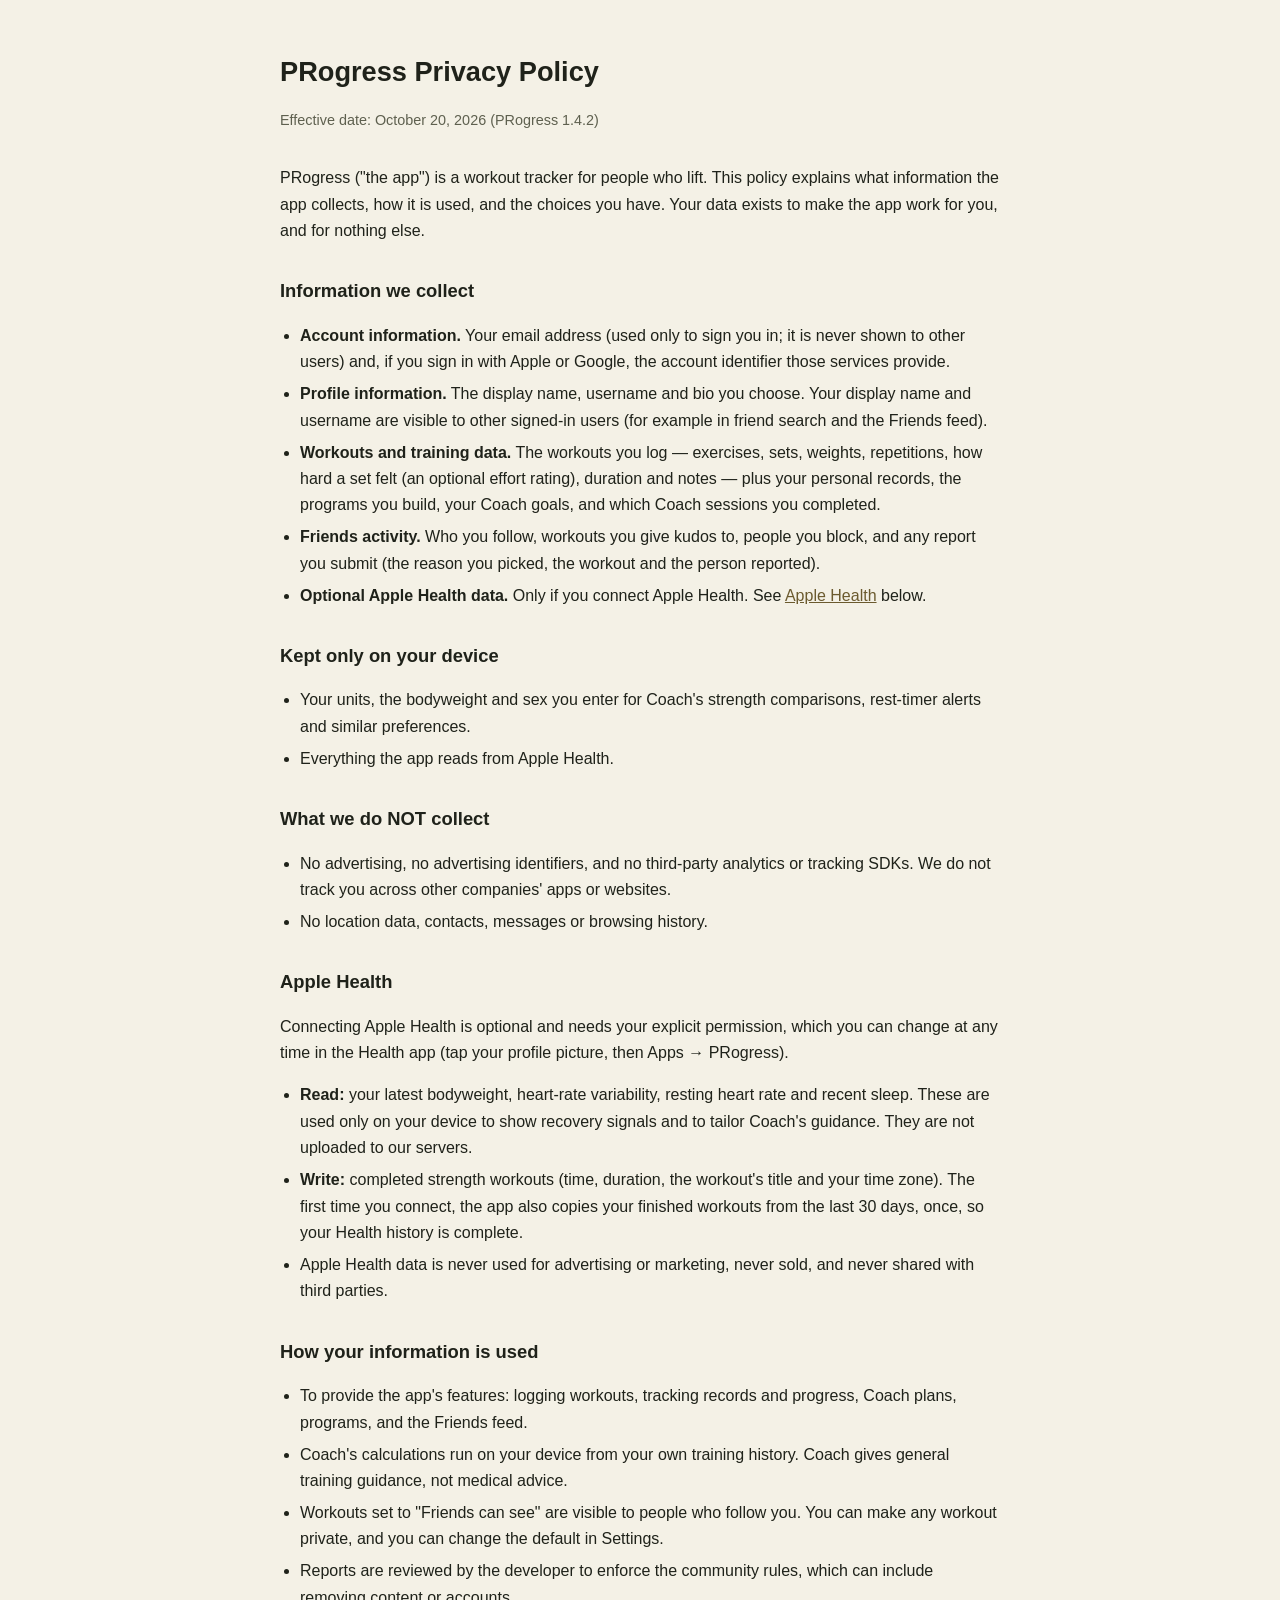
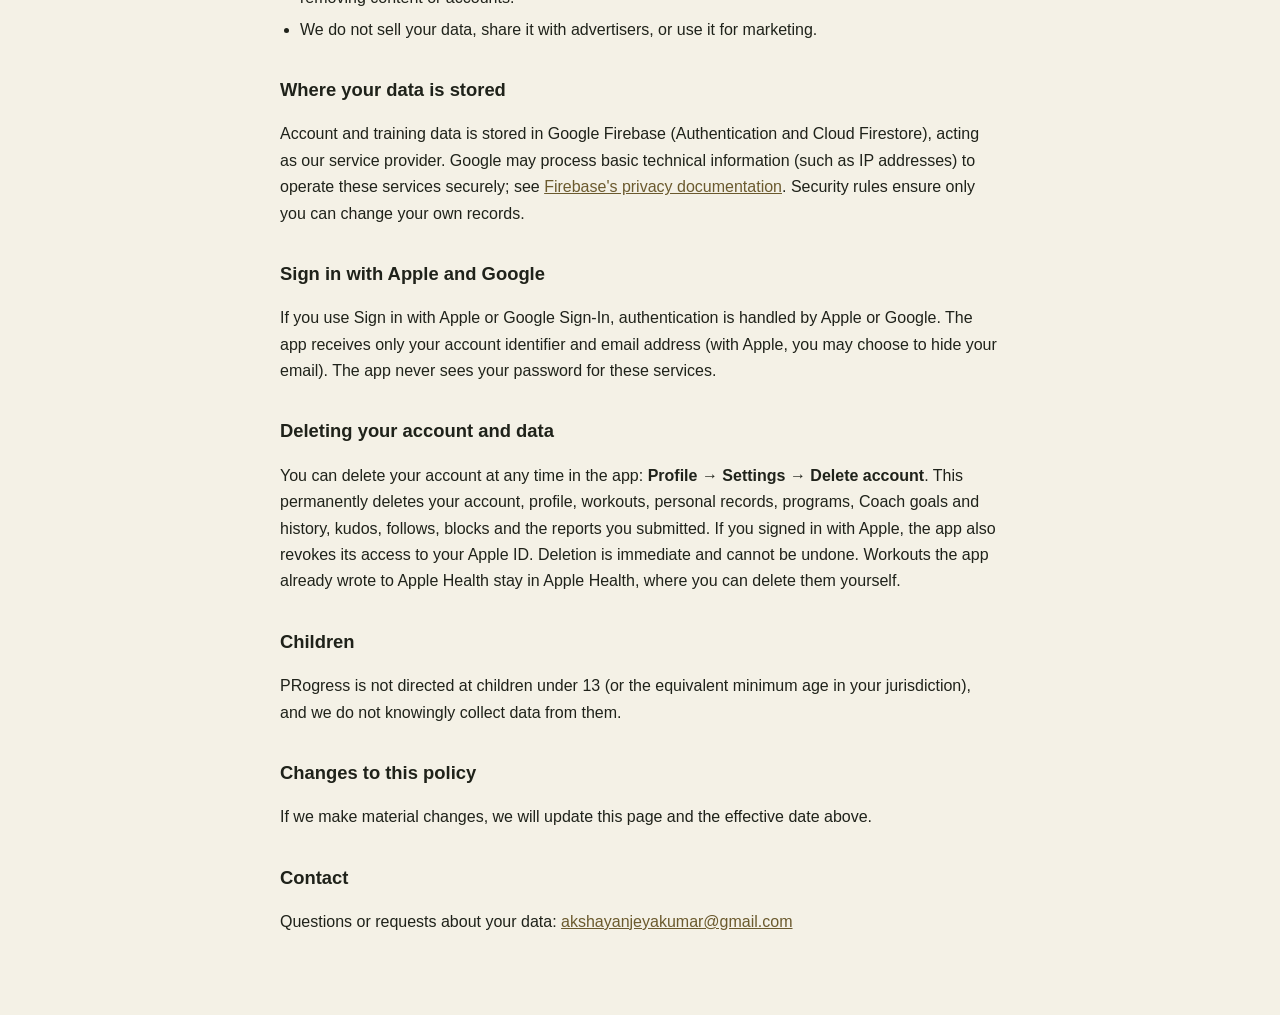
<file: index.html>
<!DOCTYPE html>
<html lang="en">
<head>
<meta charset="utf-8">
<meta name="viewport" content="width=device-width, initial-scale=1">
<title>PRogress — Privacy Policy</title>
<style>
  :root { color-scheme: light dark; }
  body {
    font-family: -apple-system, BlinkMacSystemFont, "SF Pro Text", "Segoe UI", Roboto, Helvetica, Arial, sans-serif;
    max-width: 720px; margin: 0 auto; padding: 2rem 1.25rem 4rem;
    line-height: 1.65; color: #1F221A; background: #F4F1E6;
  }
  a { color: #6B5A2E; }
  @media (prefers-color-scheme: dark) {
    body { color: #EEF0E5; background: #1F211A; }
    a { color: #D8C9A2; }
    .updated { color: #A4A694; }
  }
  h1 { font-size: 1.7rem; margin-bottom: 0.25rem; }
  h2 { font-size: 1.15rem; margin-top: 2rem; }
  .updated { color: #5E604F; font-size: 0.9rem; margin-bottom: 2rem; }
  ul { padding-left: 1.25rem; }
  li { margin: 0.35rem 0; }
</style>
</head>
<body>

<h1>PRogress Privacy Policy</h1>
<p class="updated">Effective date: October 20, 2026 (PRogress 1.4.2)</p>

<p>PRogress ("the app") is a workout tracker for people who lift. This policy
explains what information the app collects, how it is used, and the choices you
have. Your data exists to make the app work for you, and for nothing else.</p>

<h2>Information we collect</h2>
<ul>
  <li><strong>Account information.</strong> Your email address (used only to
  sign you in; it is never shown to other users) and, if you sign in with Apple
  or Google, the account identifier those services provide.</li>
  <li><strong>Profile information.</strong> The display name, username and bio
  you choose. Your display name and username are visible to other signed-in
  users (for example in friend search and the Friends feed).</li>
  <li><strong>Workouts and training data.</strong> The workouts you log —
  exercises, sets, weights, repetitions, how hard a set felt (an optional
  effort rating), duration and notes — plus your personal records, the
  programs you build, your Coach goals, and which Coach sessions you
  completed.</li>
  <li><strong>Friends activity.</strong> Who you follow, workouts you give
  kudos to, people you block, and any report you submit (the reason you
  picked, the workout and the person reported).</li>
  <li><strong>Optional Apple Health data.</strong> Only if you connect Apple
  Health. See <a href="#apple-health">Apple Health</a> below.</li>
</ul>

<h2>Kept only on your device</h2>
<ul>
  <li>Your units, the bodyweight and sex you enter for Coach's strength
  comparisons, rest-timer alerts and similar preferences.</li>
  <li>Everything the app reads from Apple Health.</li>
</ul>

<h2>What we do NOT collect</h2>
<ul>
  <li>No advertising, no advertising identifiers, and no third-party analytics
  or tracking SDKs. We do not track you across other companies' apps or
  websites.</li>
  <li>No location data, contacts, messages or browsing history.</li>
</ul>

<h2 id="apple-health">Apple Health</h2>
<p>Connecting Apple Health is optional and needs your explicit permission,
which you can change at any time in the Health app (tap your profile picture,
then Apps → PRogress).</p>
<ul>
  <li><strong>Read:</strong> your latest bodyweight, heart-rate variability,
  resting heart rate and recent sleep. These are used only on your device to
  show recovery signals and to tailor Coach's guidance. They are not uploaded
  to our servers.</li>
  <li><strong>Write:</strong> completed strength workouts (time, duration,
  the workout's title and your time zone). The first time you connect, the app
  also copies your finished workouts from the last 30 days, once, so your
  Health history is complete.</li>
  <li>Apple Health data is never used for advertising or marketing, never sold,
  and never shared with third parties.</li>
</ul>

<h2>How your information is used</h2>
<ul>
  <li>To provide the app's features: logging workouts, tracking records and
  progress, Coach plans, programs, and the Friends feed.</li>
  <li>Coach's calculations run on your device from your own training
  history. Coach gives general training guidance, not medical advice.</li>
  <li>Workouts set to "Friends can see" are visible to people who follow you.
  You can make any workout private, and you can change the default in
  Settings.</li>
  <li>Reports are reviewed by the developer to enforce the community rules,
  which can include removing content or accounts.</li>
  <li>We do not sell your data, share it with advertisers, or use it for
  marketing.</li>
</ul>

<h2>Where your data is stored</h2>
<p>Account and training data is stored in Google Firebase (Authentication and
Cloud Firestore), acting as our service provider. Google may process basic
technical information (such as IP addresses) to operate these services
securely; see <a href="https://firebase.google.com/support/privacy">Firebase's
privacy documentation</a>. Security rules ensure only you can change your own
records.</p>

<h2>Sign in with Apple and Google</h2>
<p>If you use Sign in with Apple or Google Sign-In, authentication is handled
by Apple or Google. The app receives only your account identifier and email
address (with Apple, you may choose to hide your email). The app never sees
your password for these services.</p>

<h2>Deleting your account and data</h2>
<p>You can delete your account at any time in the app: <strong>Profile →
Settings → Delete account</strong>. This permanently deletes your account,
profile, workouts, personal records, programs, Coach goals and history,
kudos, follows, blocks and the reports you submitted. If you signed in with
Apple, the app also revokes its access to your Apple ID. Deletion is immediate
and cannot be undone. Workouts the app already wrote to Apple Health stay in
Apple Health, where you can delete them yourself.</p>

<h2>Children</h2>
<p>PRogress is not directed at children under 13 (or the equivalent minimum age
in your jurisdiction), and we do not knowingly collect data from them.</p>

<h2>Changes to this policy</h2>
<p>If we make material changes, we will update this page and the effective date
above.</p>

<h2>Contact</h2>
<p>Questions or requests about your data:
<a href="mailto:akshayanjeyakumar@gmail.com">akshayanjeyakumar@gmail.com</a></p>

</body>
</html>
</file>
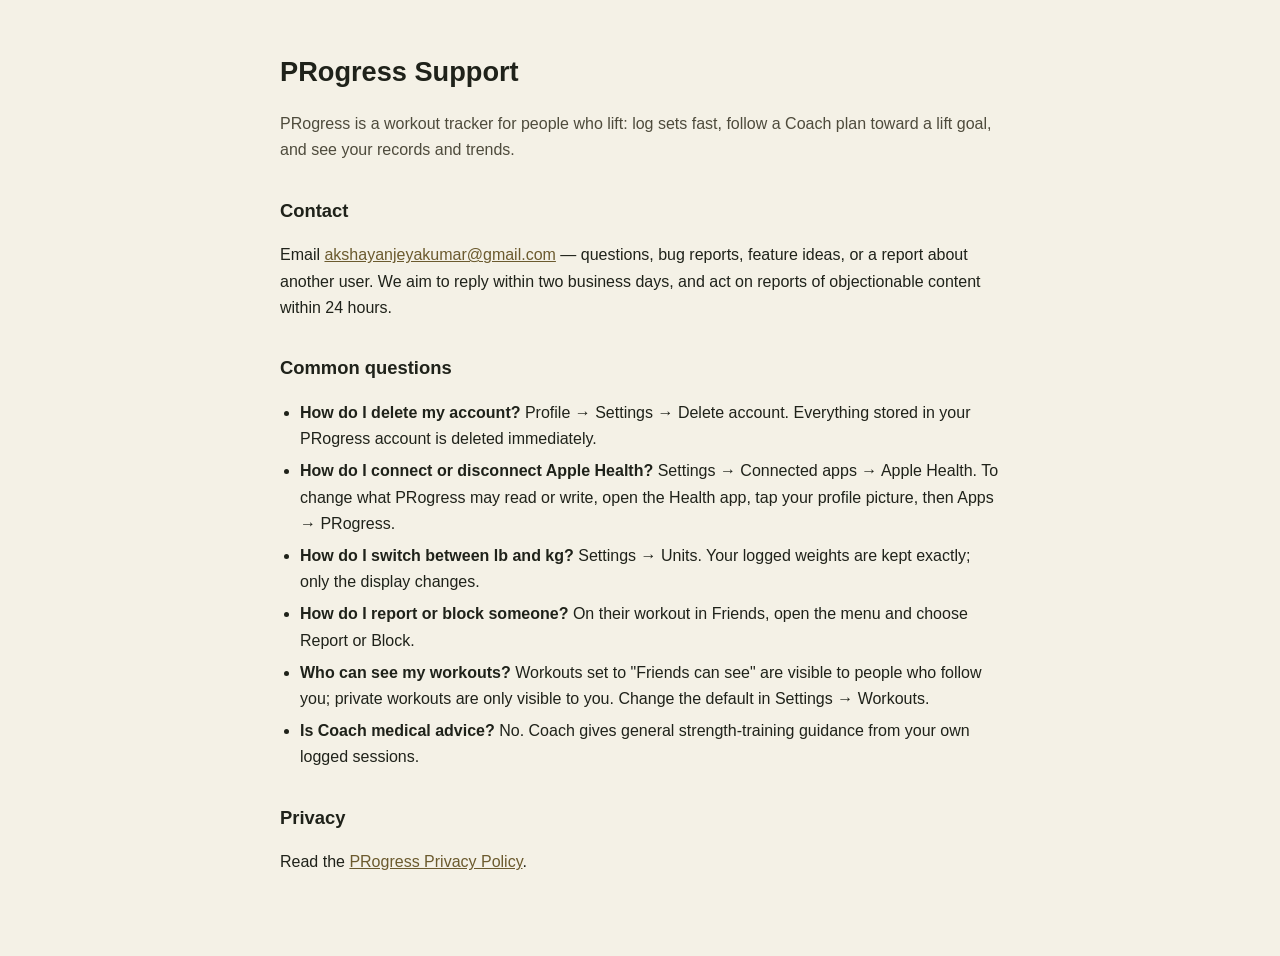
<file: support.html>
<!DOCTYPE html>
<html lang="en">
<head>
<meta charset="utf-8">
<meta name="viewport" content="width=device-width, initial-scale=1">
<title>PRogress — Support</title>
<style>
  :root { color-scheme: light dark; }
  body {
    font-family: -apple-system, BlinkMacSystemFont, "SF Pro Text", "Segoe UI", Roboto, Helvetica, Arial, sans-serif;
    max-width: 720px; margin: 0 auto; padding: 2rem 1.25rem 4rem;
    line-height: 1.65; color: #1F221A; background: #F4F1E6;
  }
  a { color: #6B5A2E; }
  @media (prefers-color-scheme: dark) {
    body { color: #EEF0E5; background: #1F211A; }
    a { color: #D8C9A2; }
    .lede { color: #CDCFBF; }
  }
  h1 { font-size: 1.7rem; margin-bottom: 0.25rem; }
  h2 { font-size: 1.15rem; margin-top: 2rem; }
  .lede { color: #4E4B3C; }
  ul { padding-left: 1.25rem; }
  li { margin: 0.35rem 0; }
</style>
</head>
<body>

<h1>PRogress Support</h1>
<p class="lede">PRogress is a workout tracker for people who lift: log sets
fast, follow a Coach plan toward a lift goal, and see your records and trends.</p>

<h2>Contact</h2>
<p>Email <a href="mailto:akshayanjeyakumar@gmail.com?subject=PRogress%20support">akshayanjeyakumar@gmail.com</a>
— questions, bug reports, feature ideas, or a report about another user. We aim
to reply within two business days, and act on reports of objectionable content
within 24 hours.</p>

<h2>Common questions</h2>
<ul>
  <li><strong>How do I delete my account?</strong> Profile → Settings → Delete
  account. Everything stored in your PRogress account is deleted immediately.</li>
  <li><strong>How do I connect or disconnect Apple Health?</strong> Settings →
  Connected apps → Apple Health. To change what PRogress may read or write, open
  the Health app, tap your profile picture, then Apps → PRogress.</li>
  <li><strong>How do I switch between lb and kg?</strong> Settings → Units. Your
  logged weights are kept exactly; only the display changes.</li>
  <li><strong>How do I report or block someone?</strong> On their workout in
  Friends, open the menu and choose Report or Block.</li>
  <li><strong>Who can see my workouts?</strong> Workouts set to "Friends can
  see" are visible to people who follow you; private workouts are only visible
  to you. Change the default in Settings → Workouts.</li>
  <li><strong>Is Coach medical advice?</strong> No. Coach gives general
  strength-training guidance from your own logged sessions.</li>
</ul>

<h2>Privacy</h2>
<p>Read the <a href="./">PRogress Privacy Policy</a>.</p>

</body>
</html>
</file>
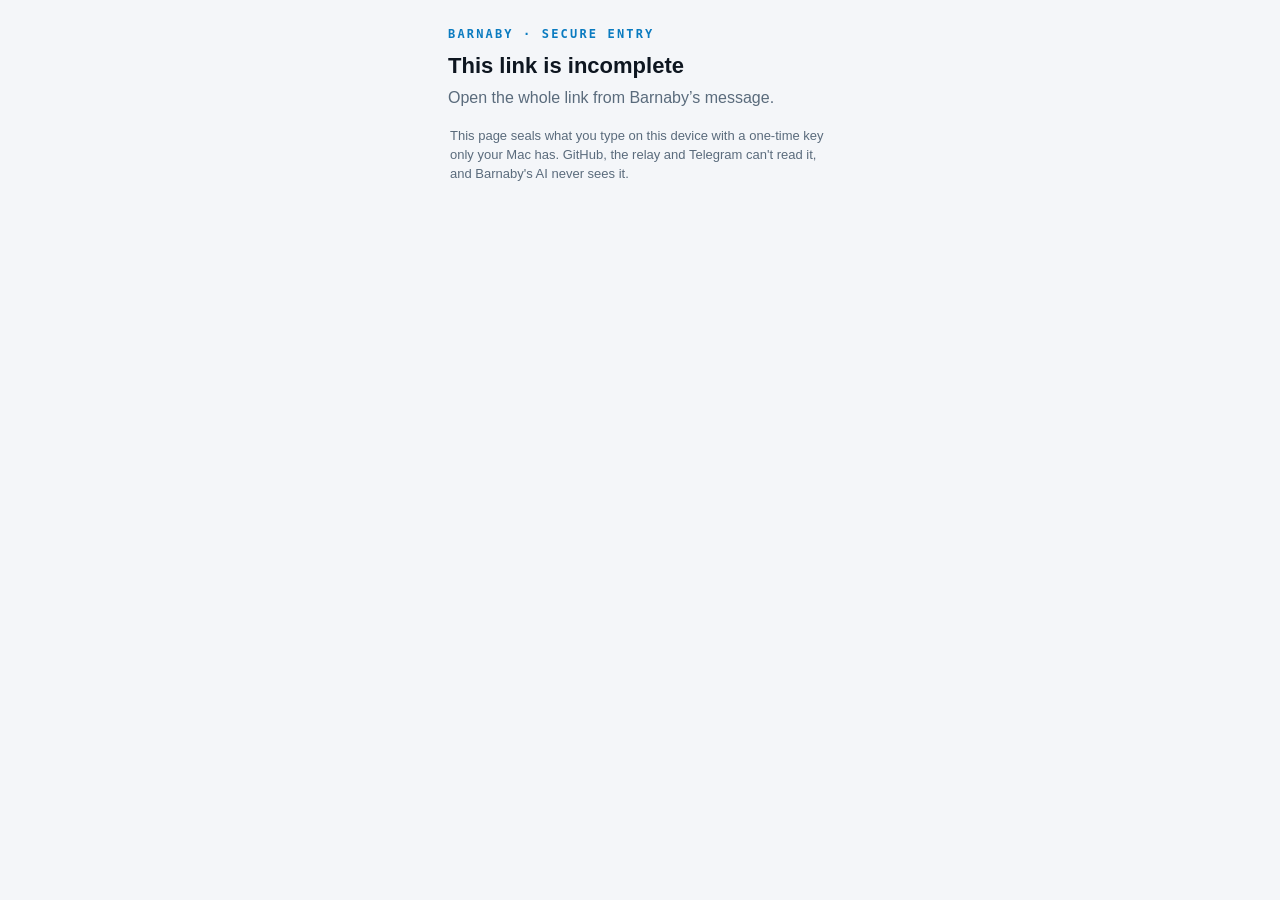
<file: barnaby/enter.html>
<!doctype html>
<html lang="en">
<head>
<meta charset="utf-8">
<meta name="viewport" content="width=device-width, initial-scale=1, viewport-fit=cover">
<meta http-equiv="Content-Security-Policy" content="default-src 'none'; script-src 'sha256-2dul0OeGBs8kZ0DOvpkzgdYx6fTYBCg8p3yYQPBd+xQ='; style-src 'sha256-YH8Hc8e5OuKjT+vMZCGMP8+qYF3huoVjfufnNhPhfu0='; connect-src https://ntfy.sh; img-src data:; base-uri 'none'; form-action 'none'">
<meta name="referrer" content="no-referrer">
<meta name="robots" content="noindex, nofollow">
<meta name="color-scheme" content="dark light">
<title>Barnaby · secure entry</title>
<style>
:root { --bg: #0b0f14; --panel: #131a22; --line: #243140; --text: #e8eef5; --dim: #8fa1b3; --ion: #5cc8ff; --brass: #d9a84e; --bad: #ff6b6b; --ok: #4fd18b; }
@media (prefers-color-scheme: light) { :root { --bg: #f4f6f9; --panel: #ffffff; --line: #d6dee8; --text: #0e1620; --dim: #5a6b7c; --ion: #0a7bc0; --brass: #9a6a12; } }
* { box-sizing: border-box; }
html, body { margin: 0; background: var(--bg); color: var(--text); font: 16px/1.45 -apple-system, BlinkMacSystemFont, "SF Pro Text", "Segoe UI", Roboto, sans-serif; }
main { max-width: 420px; margin: 0 auto; padding: 28px 18px 40px; }
.mark { font: 600 12px/1 ui-monospace, "SF Mono", Menlo, monospace; letter-spacing: .18em; color: var(--ion); text-transform: uppercase; }
h1 { font-size: 22px; margin: 10px 0 4px; }
.who { color: var(--dim); margin: 0 0 18px; word-break: break-all; }
.who b { color: var(--text); font-weight: 600; }
.card { background: var(--panel); border: 1px solid var(--line); border-radius: 14px; padding: 16px; }
label { display: block; font-size: 13px; color: var(--dim); margin: 0 0 6px; }
input { width: 100%; font: inherit; font-size: 17px; color: var(--text); background: var(--bg); border: 1px solid var(--line); border-radius: 10px; padding: 12px; outline: none; }
input:focus { border-color: var(--ion); }
.field { margin-bottom: 14px; }
.row { display: flex; gap: 8px; }
.row input { flex: 1; }
button { font: inherit; font-weight: 600; border-radius: 10px; border: 1px solid var(--line); background: transparent; color: var(--text); padding: 12px 14px; }
button.primary { width: 100%; background: var(--ion); border-color: var(--ion); color: #001522; margin-top: 4px; }
button:disabled { opacity: .5; }
.note { font-size: 13px; color: var(--dim); margin: 14px 2px 0; }
.status { margin: 14px 2px 0; font-weight: 600; }
.status.bad { color: var(--bad); }
.status.ok { color: var(--ok); }
.timer { font: 12px ui-monospace, "SF Mono", Menlo, monospace; color: var(--brass); margin-top: 10px; }
.hidden { display: none; }
</style>
</head>
<body>
<main>
  <div class="mark">Barnaby · secure entry</div>
  <h1 id="title">Enter your password</h1>
  <p class="who" id="who">Checking the link…</p>
  <form class="card hidden" id="form" autocomplete="off">
    <div class="field" id="pwField">
      <label for="pw">Password</label>
      <div class="row">
        <input id="pw" type="password" autocomplete="off" autocapitalize="off" autocorrect="off" spellcheck="false" maxlength="256">
        <button type="button" id="show">Show</button>
      </div>
    </div>
    <div class="field" id="codeField">
      <label for="code" id="codeLabel">One-time code (optional)</label>
      <input id="code" type="text" inputmode="numeric" autocomplete="one-time-code" autocapitalize="off" autocorrect="off" spellcheck="false" maxlength="32">
    </div>
    <button type="submit" class="primary" id="send">Send securely to your Mac</button>
    <div class="timer" id="timer"></div>
  </form>
  <p class="status" id="status" role="status" aria-live="polite"></p>
  <p class="note" id="note">This page seals what you type on this device with a one-time key only your Mac has. GitHub, the relay and Telegram can't read it, and Barnaby's AI never sees it.</p>
</main>
<script>
(function (root) {
  'use strict';
  var VERSION = 1;
  var LABEL = 'barnaby-entry-v1';
  var MAX_PASSWORD = 256;
  var MAX_CODE = 32;
  var te = new TextEncoder();

  function subtle() { return root.crypto.subtle; }

  function b64u(bytes) {
    var b = new Uint8Array(bytes), s = '';
    for (var i = 0; i < b.length; i++) s += String.fromCharCode(b[i]);
    return root.btoa(s).replace(/\+/g, '-').replace(/\//g, '_').replace(/=+$/, '');
  }

  function unb64u(text) {
    if (typeof text !== 'string' || !/^[A-Za-z0-9_-]*$/.test(text)) throw new Error('bad base64url');
    var s = text.replace(/-/g, '+').replace(/_/g, '/');
    while (s.length % 4) s += '=';
    var bin = root.atob(s), out = new Uint8Array(bin.length);
    for (var i = 0; i < bin.length; i++) out[i] = bin.charCodeAt(i);
    return out;
  }

  function isLoopback(host) { return host === '127.0.0.1' || host === 'localhost' || host === '[::1]'; }

  // The link's fragment → checked parameters. Nothing here ever leaves the device.
  function parseFragment(hash, nowMs) {
    var q = new URLSearchParams(String(hash || '').replace(/^#/, ''));
    function fail(why) { return { ok: false, error: why }; }
    if (q.get('v') !== String(VERSION)) return fail('incomplete');
    var p = { v: VERSION, k: q.get('k') || '', t: q.get('t') || '', n: q.get('n') || '', e: Number(q.get('e')),
              s: (q.get('s') || '').toLowerCase(), u: q.get('u') || '', r: q.get('r') || '', m: q.get('m') || 'pw' };
    try {
      var key = unb64u(p.k);
      if (key.length !== 65 || key[0] !== 4) return fail('incomplete');
      if (unb64u(p.n).length !== 16) return fail('incomplete');
    } catch (e) { return fail('incomplete'); }
    if (!/^[A-Za-z0-9_-]{8,64}$/.test(p.t)) return fail('incomplete');
    if (!/^[a-z0-9.-]{1,253}$/.test(p.s)) return fail('incomplete');
    if (p.u.length > 200) return fail('incomplete');
    if (p.m !== 'pw' && p.m !== 'code') return fail('incomplete');
    if (!Number.isFinite(p.e)) return fail('incomplete');
    var relay;
    try { relay = new URL(p.r); } catch (e) { return fail('incomplete'); }
    if (!(relay.protocol === 'https:' || (relay.protocol === 'http:' && isLoopback(relay.hostname)))) return fail('incomplete');
    if (relay.search || relay.hash || relay.username || relay.password) return fail('incomplete');
    p.r = relay.origin + relay.pathname.replace(/\/+$/, '');
    if ((nowMs === undefined ? Date.now() : nowMs) >= p.e * 1000) return fail('expired');
    return { ok: true, params: p };
  }

  function info(p) { return te.encode(LABEL + '|' + p.t + '|' + p.n + '|' + p.s); }

  function rawFromJwk(jwk) {
    var x = unb64u(jwk.x), y = unb64u(jwk.y), out = new Uint8Array(65);
    out[0] = 4; out.set(x, 1); out.set(y, 33);
    return out;
  }

  // {password, code} → the sealed message for the relay. opts.pageKeyJwk and
  // opts.iv are only for test vectors; normally both are fresh and random.
  async function seal(p, secret, opts) {
    opts = opts || {};
    var password = secret.password || '', code = (secret.code || '').trim();
    if (password.length > MAX_PASSWORD || code.length > MAX_CODE) throw new Error('too long');
    if (p.m === 'code' ? !code : !password) throw new Error('empty');
    var ec = { name: 'ECDH', namedCurve: 'P-256' };
    var macKey = await subtle().importKey('raw', unb64u(p.k), ec, false, []);
    var mine, minePublic;
    if (opts.pageKeyJwk) {
      mine = await subtle().importKey('jwk', opts.pageKeyJwk, ec, false, ['deriveBits']);
      minePublic = rawFromJwk(opts.pageKeyJwk);
    } else {
      var pair = await subtle().generateKey(ec, false, ['deriveBits']);
      mine = pair.privateKey;
      minePublic = new Uint8Array(await subtle().exportKey('raw', pair.publicKey));
    }
    var bits = await subtle().deriveBits({ name: 'ECDH', public: macKey }, mine, 256);
    var ikm = await subtle().importKey('raw', bits, 'HKDF', false, ['deriveKey']);
    var key = await subtle().deriveKey({ name: 'HKDF', hash: 'SHA-256', salt: unb64u(p.n), info: info(p) },
                                       ikm, { name: 'AES-GCM', length: 256 }, false, ['encrypt']);
    var iv = opts.iv ? new Uint8Array(opts.iv) : root.crypto.getRandomValues(new Uint8Array(12));
    // Keys in sorted order, the same bytes Swift's .sortedKeys makes.
    var body = {};
    if (code) body.c = code;
    body.n = p.n;
    if (password) body.p = password;
    body.s = p.s;
    body.v = VERSION;
    var plain = te.encode(JSON.stringify(body));
    var sealed = new Uint8Array(await subtle().encrypt({ name: 'AES-GCM', iv: iv, additionalData: te.encode(p.t), tagLength: 128 }, key, plain));
    plain.fill(0);
    return '{"v":1,"pk":"' + b64u(minePublic) + '","iv":"' + b64u(iv) + '","ct":"' + b64u(sealed) + '"}';
  }

  function relayURL(p) { return p.r + '/' + encodeURIComponent(p.t); }

  async function send(p, secret, opts) {
    opts = opts || {};
    if ((opts.now === undefined ? Date.now() : opts.now) >= p.e * 1000) throw new Error('expired');
    var message = await seal(p, secret, opts);
    var doFetch = opts.fetch || root.fetch.bind(root);
    var res = await doFetch(relayURL(p), { method: 'POST', body: message, cache: 'no-store', credentials: 'omit',
                                           referrerPolicy: 'no-referrer', mode: 'cors' });
    if (!res.ok) throw new Error('relay ' + res.status);
    return true;
  }

  root.BarnabyEntry = Object.freeze({ VERSION: VERSION, parseFragment: parseFragment, seal: seal, send: send,
                                      relayURL: relayURL, b64u: b64u, unb64u: unb64u });

  if (typeof document === 'undefined') return;

  // ---- The page ----
  function $(id) { return document.getElementById(id); }
  var form = $('form'), pw = $('pw'), code = $('code'), status = $('status'), sendButton = $('send');
  function say(text, kind) { status.textContent = text; status.className = 'status' + (kind ? ' ' + kind : ''); }
  function wipe() { pw.value = ''; code.value = ''; }

  if (root.top !== root.self) { $('who').textContent = 'This page can only be opened on its own.'; return; }
  var parsed = parseFragment(root.location.hash);
  // The fragment isn't needed in the address bar or history any more.
  try { root.history.replaceState(null, '', root.location.pathname); } catch (e) {}
  if (!parsed.ok) {
    $('title').textContent = parsed.error === 'expired' ? 'This link has expired' : 'This link is incomplete';
    $('who').textContent = parsed.error === 'expired' ? 'Ask Barnaby for a new one.' : 'Open the whole link from Barnaby’s message.';
    return;
  }
  var p = parsed.params, done = false;
  var who = $('who');
  who.textContent = '';
  who.appendChild(document.createTextNode(p.m === 'code' ? 'The code for ' : 'For '));
  var u = document.createElement('b'); u.textContent = p.u || 'your account'; who.appendChild(u);
  who.appendChild(document.createTextNode(' on '));
  var s = document.createElement('b'); s.textContent = p.s; who.appendChild(s);
  if (p.m === 'code') {
    $('title').textContent = 'Enter your one-time code';
    $('pwField').classList.add('hidden');
    $('codeLabel').textContent = 'One-time code';
  }
  form.classList.remove('hidden');
  (p.m === 'code' ? code : pw).focus();

  $('show').addEventListener('click', function () {
    var showing = pw.type === 'text';
    pw.type = showing ? 'password' : 'text';
    $('show').textContent = showing ? 'Show' : 'Hide';
  });

  function tick() {
    if (done) return;
    var left = Math.floor(p.e - Date.now() / 1000);
    if (left <= 0) {
      wipe(); form.classList.add('hidden');
      $('title').textContent = 'This link has expired';
      say('Nothing was sent. Ask Barnaby for a new link.', 'bad');
      return;
    }
    $('timer').textContent = 'Expires in ' + Math.floor(left / 60) + ':' + String(left % 60).padStart(2, '0');
    root.setTimeout(tick, 1000);
  }
  tick();

  form.addEventListener('submit', async function (event) {
    event.preventDefault();
    if (done) return;
    var secret = { password: p.m === 'code' ? '' : pw.value, code: code.value };
    if (p.m === 'code' ? !secret.code.trim() : !secret.password) { say(p.m === 'code' ? 'Enter the code first.' : 'Enter the password first.', 'bad'); return; }
    sendButton.disabled = true;
    say('Sealing and sending…');
    try {
      await send(p, secret);
      done = true;
      wipe();
      secret.password = ''; secret.code = '';
      form.classList.add('hidden');
      $('title').textContent = 'Sent';
      say('Sent. You can close this.', 'ok');
    } catch (e) {
      sendButton.disabled = false;
      say(String(e && e.message) === 'expired' ? 'This link has expired.' : 'Couldn’t reach the relay. Check your connection and try again.', 'bad');
    }
  });
  root.addEventListener('pagehide', wipe);
})(globalThis);
</script>
</body>
</html>
</file>
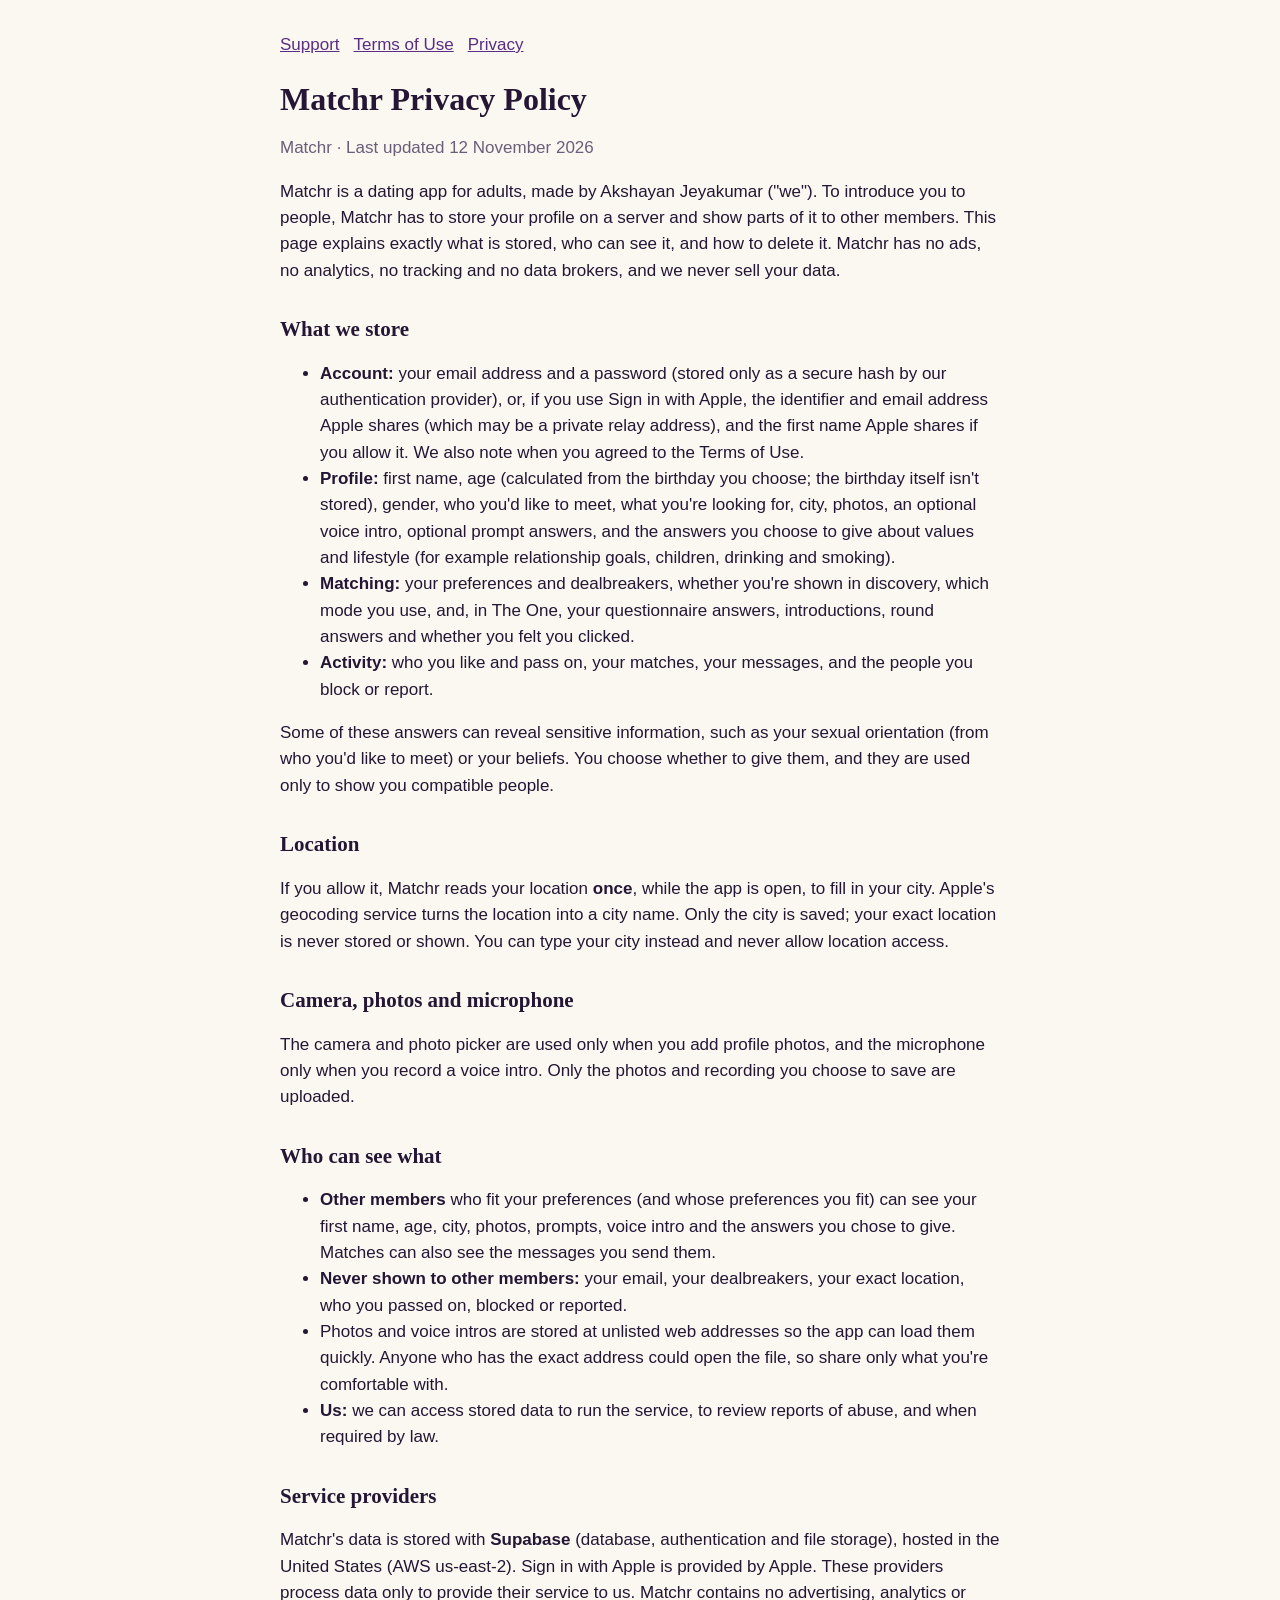
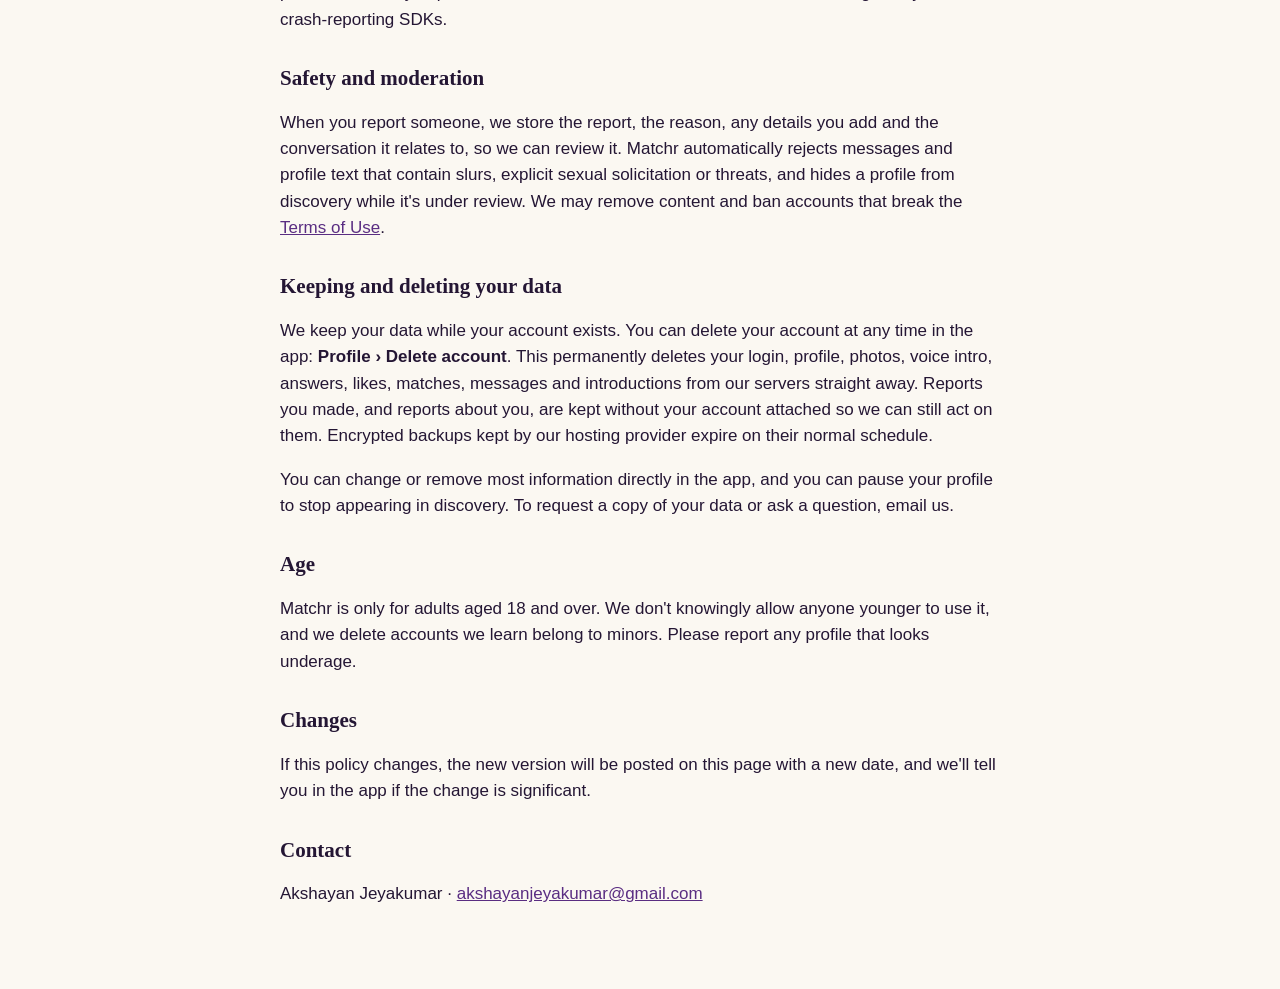
<file: matchr/privacy.html>
<!doctype html>
<html lang="en">
<head>
<meta charset="utf-8">
<meta name="viewport" content="width=device-width, initial-scale=1">
<title>Matchr — Privacy Policy</title>
<link rel="stylesheet" href="style.css">
</head>
<body>
<nav class="muted"><a href="support.html">Support</a><a href="terms.html">Terms of Use</a><a href="privacy.html">Privacy</a></nav>
<h1>Matchr Privacy Policy</h1>
<p class="muted">Matchr · Last updated 12 November 2026</p>

<p>Matchr is a dating app for adults, made by Akshayan Jeyakumar ("we"). To introduce you to people, Matchr has to store your profile on a server and show parts of it to other members. This page explains exactly what is stored, who can see it, and how to delete it. Matchr has no ads, no analytics, no tracking and no data brokers, and we never sell your data.</p>

<h2>What we store</h2>
<ul>
  <li><strong>Account:</strong> your email address and a password (stored only as a secure hash by our authentication provider), or, if you use Sign in with Apple, the identifier and email address Apple shares (which may be a private relay address), and the first name Apple shares if you allow it. We also note when you agreed to the Terms of Use.</li>
  <li><strong>Profile:</strong> first name, age (calculated from the birthday you choose; the birthday itself isn't stored), gender, who you'd like to meet, what you're looking for, city, photos, an optional voice intro, optional prompt answers, and the answers you choose to give about values and lifestyle (for example relationship goals, children, drinking and smoking).</li>
  <li><strong>Matching:</strong> your preferences and dealbreakers, whether you're shown in discovery, which mode you use, and, in The One, your questionnaire answers, introductions, round answers and whether you felt you clicked.</li>
  <li><strong>Activity:</strong> who you like and pass on, your matches, your messages, and the people you block or report.</li>
</ul>
<p>Some of these answers can reveal sensitive information, such as your sexual orientation (from who you'd like to meet) or your beliefs. You choose whether to give them, and they are used only to show you compatible people.</p>

<h2>Location</h2>
<p>If you allow it, Matchr reads your location <strong>once</strong>, while the app is open, to fill in your city. Apple's geocoding service turns the location into a city name. Only the city is saved; your exact location is never stored or shown. You can type your city instead and never allow location access.</p>

<h2>Camera, photos and microphone</h2>
<p>The camera and photo picker are used only when you add profile photos, and the microphone only when you record a voice intro. Only the photos and recording you choose to save are uploaded.</p>

<h2>Who can see what</h2>
<ul>
  <li><strong>Other members</strong> who fit your preferences (and whose preferences you fit) can see your first name, age, city, photos, prompts, voice intro and the answers you chose to give. Matches can also see the messages you send them.</li>
  <li><strong>Never shown to other members:</strong> your email, your dealbreakers, your exact location, who you passed on, blocked or reported.</li>
  <li>Photos and voice intros are stored at unlisted web addresses so the app can load them quickly. Anyone who has the exact address could open the file, so share only what you're comfortable with.</li>
  <li><strong>Us:</strong> we can access stored data to run the service, to review reports of abuse, and when required by law.</li>
</ul>

<h2>Service providers</h2>
<p>Matchr's data is stored with <strong>Supabase</strong> (database, authentication and file storage), hosted in the United States (AWS us-east-2). Sign in with Apple is provided by Apple. These providers process data only to provide their service to us. Matchr contains no advertising, analytics or crash-reporting SDKs.</p>

<h2>Safety and moderation</h2>
<p>When you report someone, we store the report, the reason, any details you add and the conversation it relates to, so we can review it. Matchr automatically rejects messages and profile text that contain slurs, explicit sexual solicitation or threats, and hides a profile from discovery while it's under review. We may remove content and ban accounts that break the <a href="terms.html">Terms of Use</a>.</p>

<h2>Keeping and deleting your data</h2>
<p>We keep your data while your account exists. You can delete your account at any time in the app: <strong>Profile › Delete account</strong>. This permanently deletes your login, profile, photos, voice intro, answers, likes, matches, messages and introductions from our servers straight away. Reports you made, and reports about you, are kept without your account attached so we can still act on them. Encrypted backups kept by our hosting provider expire on their normal schedule.</p>
<p>You can change or remove most information directly in the app, and you can pause your profile to stop appearing in discovery. To request a copy of your data or ask a question, email us.</p>

<h2>Age</h2>
<p>Matchr is only for adults aged 18 and over. We don't knowingly allow anyone younger to use it, and we delete accounts we learn belong to minors. Please report any profile that looks underage.</p>

<h2>Changes</h2>
<p>If this policy changes, the new version will be posted on this page with a new date, and we'll tell you in the app if the change is significant.</p>

<h2>Contact</h2>
<p>Akshayan Jeyakumar · <a href="mailto:akshayanjeyakumar@gmail.com">akshayanjeyakumar@gmail.com</a></p>
</body>
</html>
</file>
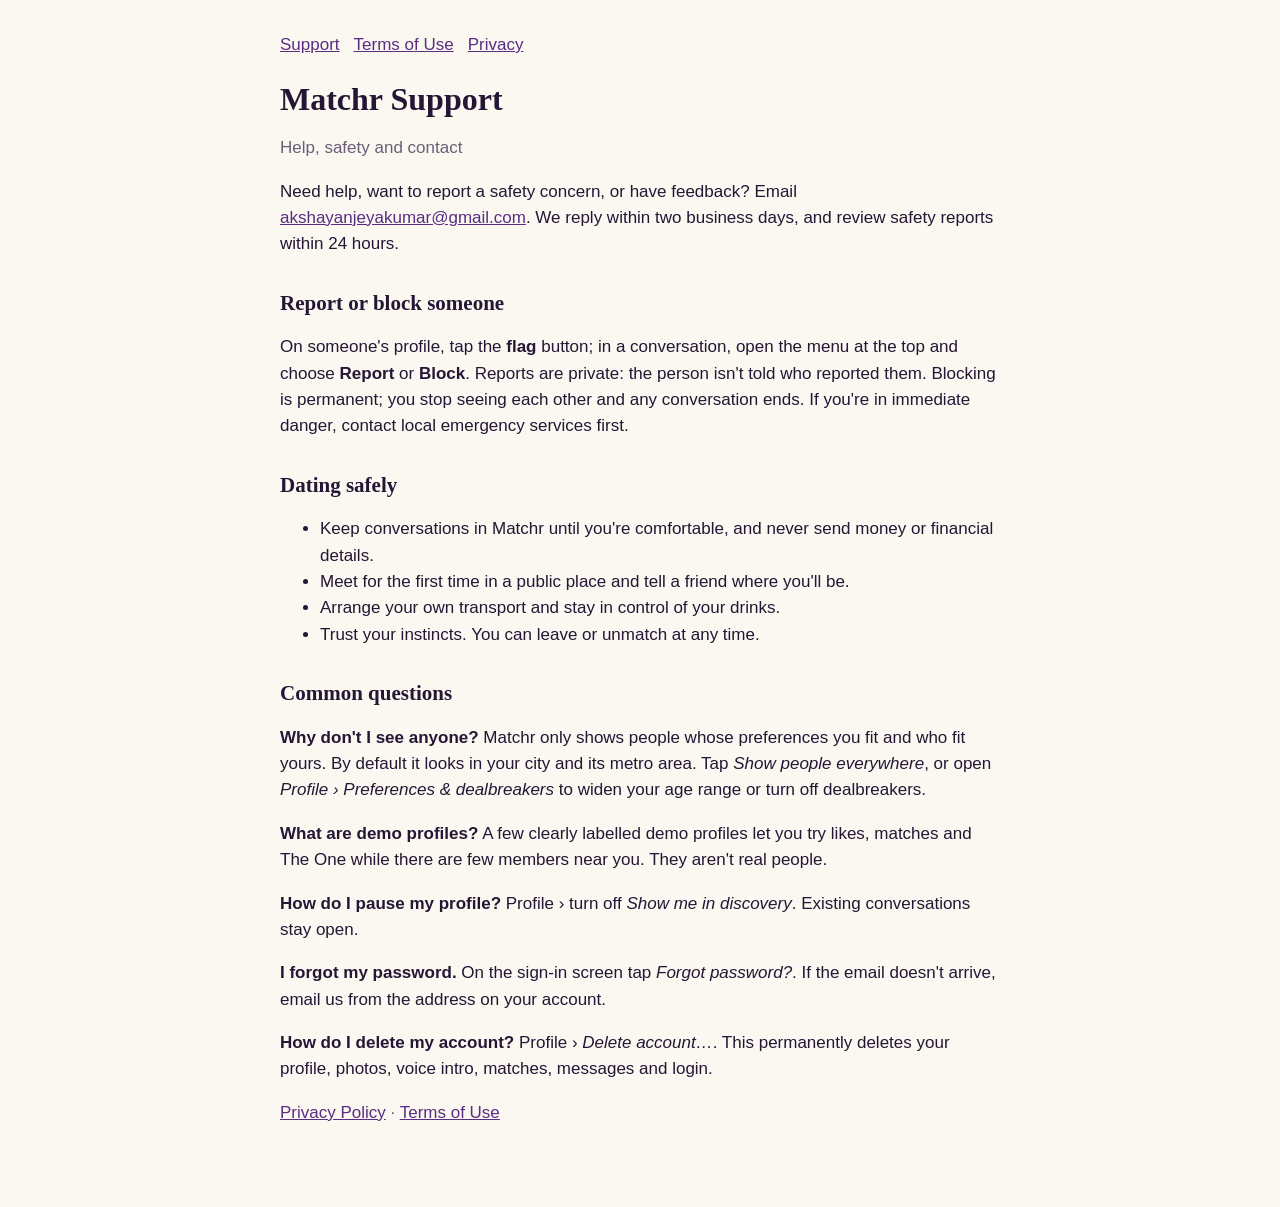
<file: matchr/support.html>
<!doctype html>
<html lang="en">
<head>
<meta charset="utf-8">
<meta name="viewport" content="width=device-width, initial-scale=1">
<title>Matchr — Support</title>
<link rel="stylesheet" href="style.css">
</head>
<body>
<nav class="muted"><a href="support.html">Support</a><a href="terms.html">Terms of Use</a><a href="privacy.html">Privacy</a></nav>
<h1>Matchr Support</h1>
<p class="muted">Help, safety and contact</p>

<p>Need help, want to report a safety concern, or have feedback? Email <a href="mailto:akshayanjeyakumar@gmail.com?subject=Matchr%20support">akshayanjeyakumar@gmail.com</a>. We reply within two business days, and review safety reports within 24 hours.</p>

<h2>Report or block someone</h2>
<p>On someone's profile, tap the <strong>flag</strong> button; in a conversation, open the menu at the top and choose <strong>Report</strong> or <strong>Block</strong>. Reports are private: the person isn't told who reported them. Blocking is permanent; you stop seeing each other and any conversation ends. If you're in immediate danger, contact local emergency services first.</p>

<h2>Dating safely</h2>
<ul>
  <li>Keep conversations in Matchr until you're comfortable, and never send money or financial details.</li>
  <li>Meet for the first time in a public place and tell a friend where you'll be.</li>
  <li>Arrange your own transport and stay in control of your drinks.</li>
  <li>Trust your instincts. You can leave or unmatch at any time.</li>
</ul>

<h2>Common questions</h2>
<p><strong>Why don't I see anyone?</strong> Matchr only shows people whose preferences you fit and who fit yours. By default it looks in your city and its metro area. Tap <em>Show people everywhere</em>, or open <em>Profile › Preferences &amp; dealbreakers</em> to widen your age range or turn off dealbreakers.</p>
<p><strong>What are demo profiles?</strong> A few clearly labelled demo profiles let you try likes, matches and The One while there are few members near you. They aren't real people.</p>
<p><strong>How do I pause my profile?</strong> Profile › turn off <em>Show me in discovery</em>. Existing conversations stay open.</p>
<p><strong>I forgot my password.</strong> On the sign-in screen tap <em>Forgot password?</em>. If the email doesn't arrive, email us from the address on your account.</p>
<p><strong>How do I delete my account?</strong> Profile › <em>Delete account…</em>. This permanently deletes your profile, photos, voice intro, matches, messages and login.</p>

<p class="muted"><a href="privacy.html">Privacy Policy</a> · <a href="terms.html">Terms of Use</a></p>
</body>
</html>
</file>
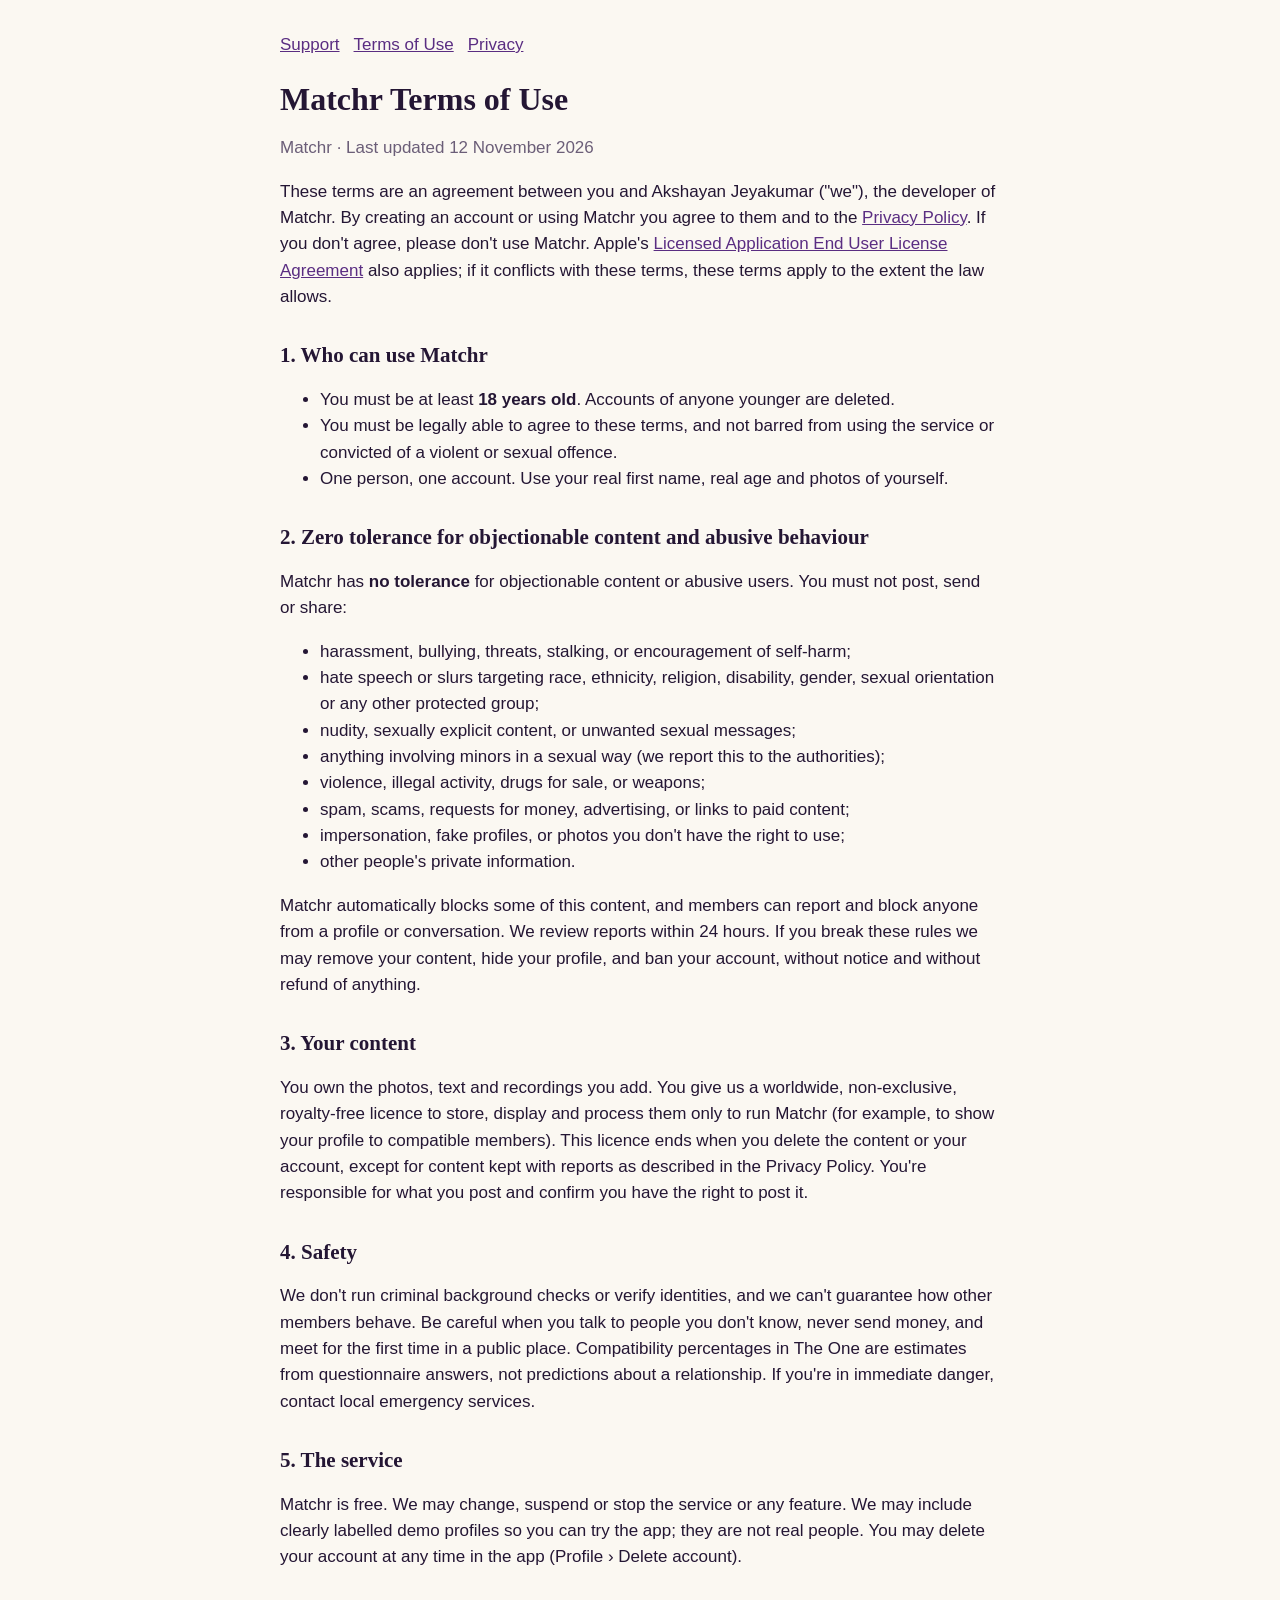
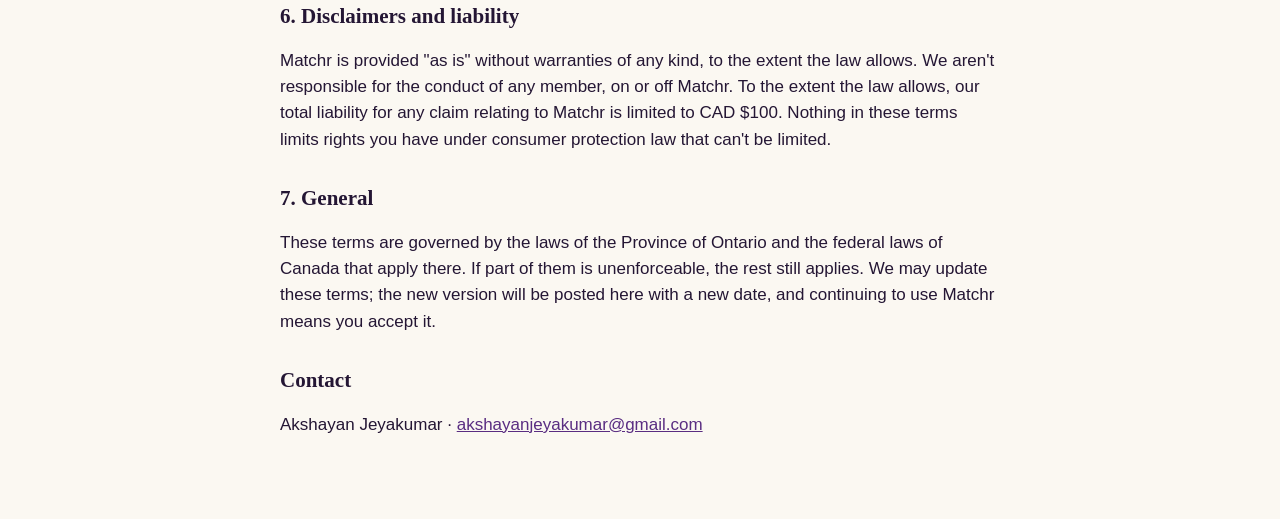
<file: matchr/terms.html>
<!doctype html>
<html lang="en">
<head>
<meta charset="utf-8">
<meta name="viewport" content="width=device-width, initial-scale=1">
<title>Matchr — Terms of Use</title>
<link rel="stylesheet" href="style.css">
</head>
<body>
<nav class="muted"><a href="support.html">Support</a><a href="terms.html">Terms of Use</a><a href="privacy.html">Privacy</a></nav>
<h1>Matchr Terms of Use</h1>
<p class="muted">Matchr · Last updated 12 November 2026</p>

<p>These terms are an agreement between you and Akshayan Jeyakumar ("we"), the developer of Matchr. By creating an account or using Matchr you agree to them and to the <a href="privacy.html">Privacy Policy</a>. If you don't agree, please don't use Matchr. Apple's <a href="https://www.apple.com/legal/internet-services/itunes/dev/stdeula/">Licensed Application End User License Agreement</a> also applies; if it conflicts with these terms, these terms apply to the extent the law allows.</p>

<h2>1. Who can use Matchr</h2>
<ul>
  <li>You must be at least <strong>18 years old</strong>. Accounts of anyone younger are deleted.</li>
  <li>You must be legally able to agree to these terms, and not barred from using the service or convicted of a violent or sexual offence.</li>
  <li>One person, one account. Use your real first name, real age and photos of yourself.</li>
</ul>

<h2>2. Zero tolerance for objectionable content and abusive behaviour</h2>
<p>Matchr has <strong>no tolerance</strong> for objectionable content or abusive users. You must not post, send or share:</p>
<ul>
  <li>harassment, bullying, threats, stalking, or encouragement of self-harm;</li>
  <li>hate speech or slurs targeting race, ethnicity, religion, disability, gender, sexual orientation or any other protected group;</li>
  <li>nudity, sexually explicit content, or unwanted sexual messages;</li>
  <li>anything involving minors in a sexual way (we report this to the authorities);</li>
  <li>violence, illegal activity, drugs for sale, or weapons;</li>
  <li>spam, scams, requests for money, advertising, or links to paid content;</li>
  <li>impersonation, fake profiles, or photos you don't have the right to use;</li>
  <li>other people's private information.</li>
</ul>
<p>Matchr automatically blocks some of this content, and members can report and block anyone from a profile or conversation. We review reports within 24 hours. If you break these rules we may remove your content, hide your profile, and ban your account, without notice and without refund of anything.</p>

<h2>3. Your content</h2>
<p>You own the photos, text and recordings you add. You give us a worldwide, non-exclusive, royalty-free licence to store, display and process them only to run Matchr (for example, to show your profile to compatible members). This licence ends when you delete the content or your account, except for content kept with reports as described in the Privacy Policy. You're responsible for what you post and confirm you have the right to post it.</p>

<h2>4. Safety</h2>
<p>We don't run criminal background checks or verify identities, and we can't guarantee how other members behave. Be careful when you talk to people you don't know, never send money, and meet for the first time in a public place. Compatibility percentages in The One are estimates from questionnaire answers, not predictions about a relationship. If you're in immediate danger, contact local emergency services.</p>

<h2>5. The service</h2>
<p>Matchr is free. We may change, suspend or stop the service or any feature. We may include clearly labelled demo profiles so you can try the app; they are not real people. You may delete your account at any time in the app (Profile › Delete account).</p>

<h2>6. Disclaimers and liability</h2>
<p>Matchr is provided "as is" without warranties of any kind, to the extent the law allows. We aren't responsible for the conduct of any member, on or off Matchr. To the extent the law allows, our total liability for any claim relating to Matchr is limited to CAD $100. Nothing in these terms limits rights you have under consumer protection law that can't be limited.</p>

<h2>7. General</h2>
<p>These terms are governed by the laws of the Province of Ontario and the federal laws of Canada that apply there. If part of them is unenforceable, the rest still applies. We may update these terms; the new version will be posted here with a new date, and continuing to use Matchr means you accept it.</p>

<h2>Contact</h2>
<p>Akshayan Jeyakumar · <a href="mailto:akshayanjeyakumar@gmail.com">akshayanjeyakumar@gmail.com</a></p>
</body>
</html>
</file>
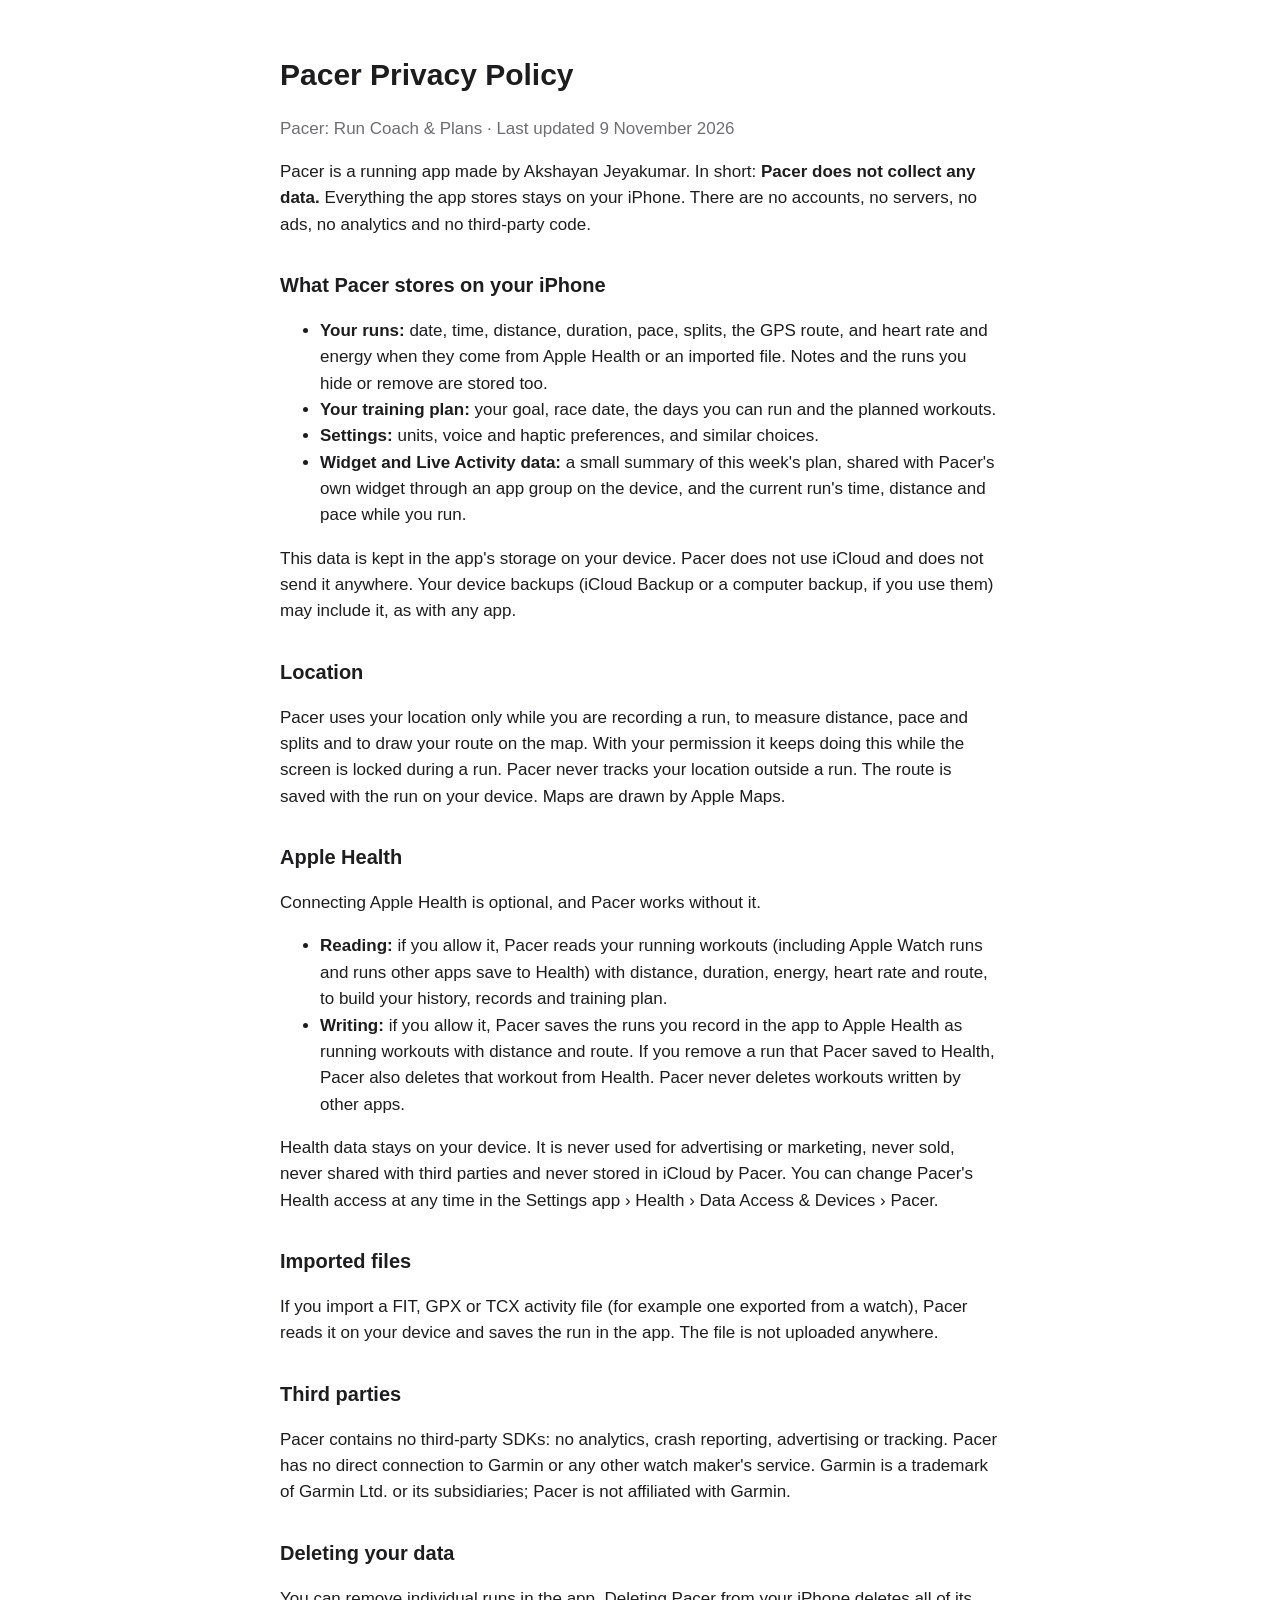
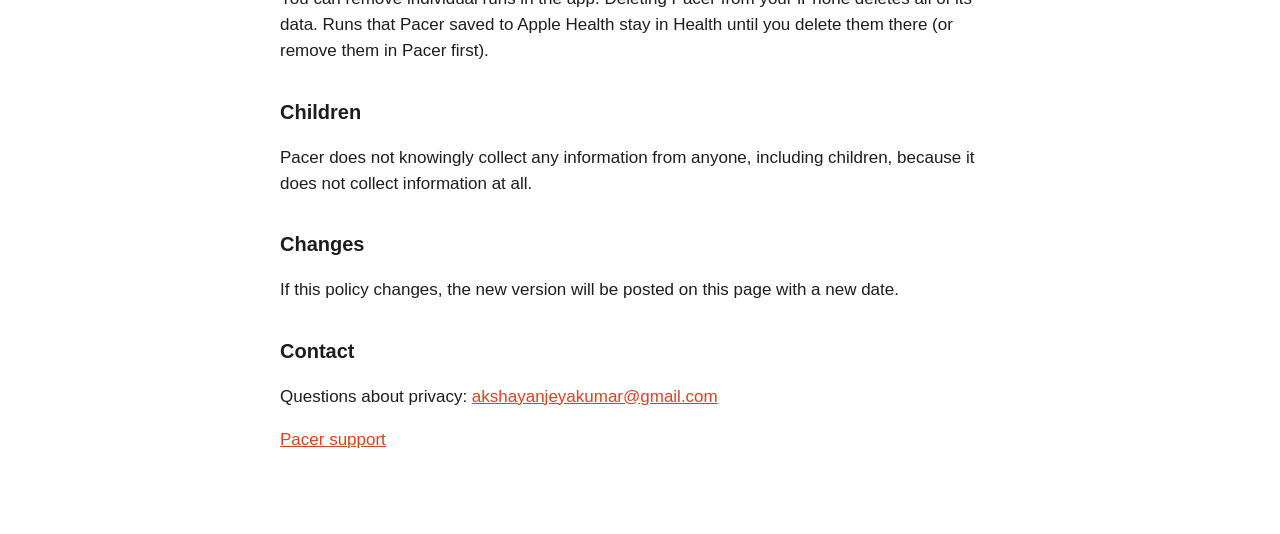
<file: pacer/privacy.html>
<!doctype html>
<html lang="en">
<head>
<meta charset="utf-8">
<meta name="viewport" content="width=device-width, initial-scale=1">
<title>Pacer — Privacy Policy</title>
<style>
  body { font: 17px/1.55 -apple-system, BlinkMacSystemFont, "Segoe UI", Roboto, sans-serif; max-width: 720px; margin: 0 auto; padding: 32px 20px 64px; color: #1d1d1f; background: #fff; }
  h1 { font-size: 30px; margin-bottom: 4px; }
  h2 { font-size: 20px; margin-top: 32px; }
  .muted { color: #6e6e73; }
  a { color: #e0401a; }
  @media (prefers-color-scheme: dark) { body { color: #f5f5f7; background: #111; } .muted { color: #a1a1a6; } a { color: #ff7a52; } }
</style>
</head>
<body>
<h1>Pacer Privacy Policy</h1>
<p class="muted">Pacer: Run Coach &amp; Plans · Last updated 9 November 2026</p>

<p>Pacer is a running app made by Akshayan Jeyakumar. In short: <strong>Pacer does not collect any data.</strong> Everything the app stores stays on your iPhone. There are no accounts, no servers, no ads, no analytics and no third-party code.</p>

<h2>What Pacer stores on your iPhone</h2>
<ul>
  <li><strong>Your runs:</strong> date, time, distance, duration, pace, splits, the GPS route, and heart rate and energy when they come from Apple Health or an imported file. Notes and the runs you hide or remove are stored too.</li>
  <li><strong>Your training plan:</strong> your goal, race date, the days you can run and the planned workouts.</li>
  <li><strong>Settings:</strong> units, voice and haptic preferences, and similar choices.</li>
  <li><strong>Widget and Live Activity data:</strong> a small summary of this week's plan, shared with Pacer's own widget through an app group on the device, and the current run's time, distance and pace while you run.</li>
</ul>
<p>This data is kept in the app's storage on your device. Pacer does not use iCloud and does not send it anywhere. Your device backups (iCloud Backup or a computer backup, if you use them) may include it, as with any app.</p>

<h2>Location</h2>
<p>Pacer uses your location only while you are recording a run, to measure distance, pace and splits and to draw your route on the map. With your permission it keeps doing this while the screen is locked during a run. Pacer never tracks your location outside a run. The route is saved with the run on your device. Maps are drawn by Apple Maps.</p>

<h2>Apple Health</h2>
<p>Connecting Apple Health is optional, and Pacer works without it.</p>
<ul>
  <li><strong>Reading:</strong> if you allow it, Pacer reads your running workouts (including Apple Watch runs and runs other apps save to Health) with distance, duration, energy, heart rate and route, to build your history, records and training plan.</li>
  <li><strong>Writing:</strong> if you allow it, Pacer saves the runs you record in the app to Apple Health as running workouts with distance and route. If you remove a run that Pacer saved to Health, Pacer also deletes that workout from Health. Pacer never deletes workouts written by other apps.</li>
</ul>
<p>Health data stays on your device. It is never used for advertising or marketing, never sold, never shared with third parties and never stored in iCloud by Pacer. You can change Pacer's Health access at any time in the Settings app › Health › Data Access &amp; Devices › Pacer.</p>

<h2>Imported files</h2>
<p>If you import a FIT, GPX or TCX activity file (for example one exported from a watch), Pacer reads it on your device and saves the run in the app. The file is not uploaded anywhere.</p>

<h2>Third parties</h2>
<p>Pacer contains no third-party SDKs: no analytics, crash reporting, advertising or tracking. Pacer has no direct connection to Garmin or any other watch maker's service. Garmin is a trademark of Garmin Ltd. or its subsidiaries; Pacer is not affiliated with Garmin.</p>

<h2>Deleting your data</h2>
<p>You can remove individual runs in the app. Deleting Pacer from your iPhone deletes all of its data. Runs that Pacer saved to Apple Health stay in Health until you delete them there (or remove them in Pacer first).</p>

<h2>Children</h2>
<p>Pacer does not knowingly collect any information from anyone, including children, because it does not collect information at all.</p>

<h2>Changes</h2>
<p>If this policy changes, the new version will be posted on this page with a new date.</p>

<h2>Contact</h2>
<p>Questions about privacy: <a href="mailto:akshayanjeyakumar@gmail.com">akshayanjeyakumar@gmail.com</a></p>

<p class="muted"><a href="support.html">Pacer support</a></p>
</body>
</html>
</file>
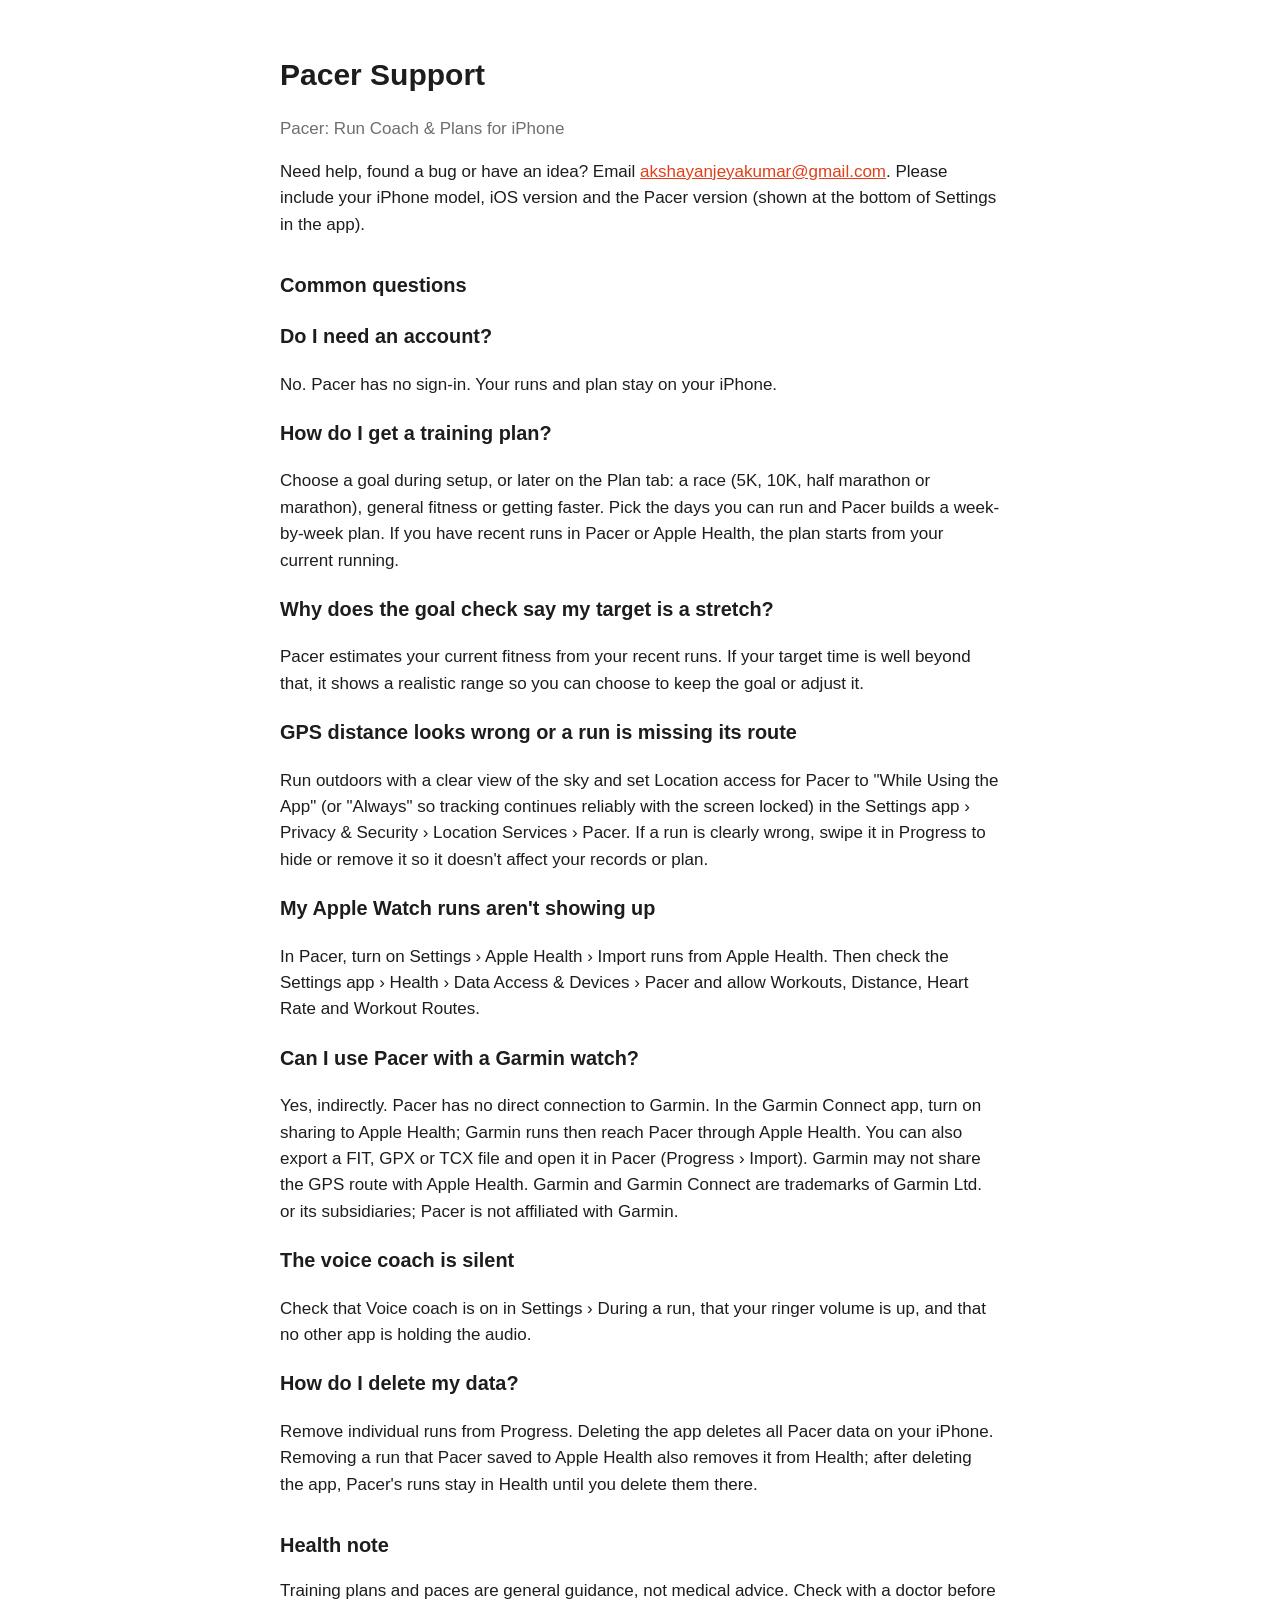
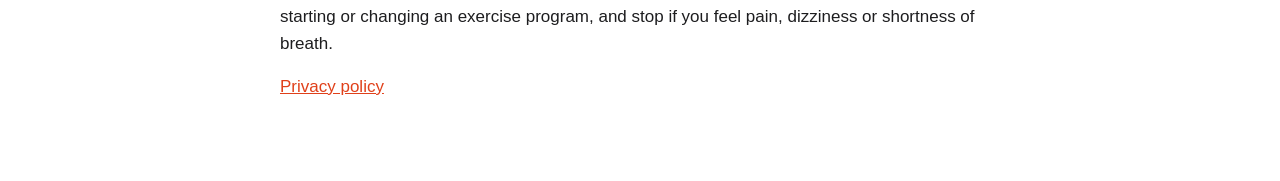
<file: pacer/support.html>
<!doctype html>
<html lang="en">
<head>
<meta charset="utf-8">
<meta name="viewport" content="width=device-width, initial-scale=1">
<title>Pacer — Support</title>
<style>
  body { font: 17px/1.55 -apple-system, BlinkMacSystemFont, "Segoe UI", Roboto, sans-serif; max-width: 720px; margin: 0 auto; padding: 32px 20px 64px; color: #1d1d1f; background: #fff; }
  h1 { font-size: 30px; margin-bottom: 4px; }
  h2 { font-size: 20px; margin-top: 32px; }
  .muted { color: #6e6e73; }
  a { color: #e0401a; }
  @media (prefers-color-scheme: dark) { body { color: #f5f5f7; background: #111; } .muted { color: #a1a1a6; } a { color: #ff7a52; } }
</style>
</head>
<body>
<h1>Pacer Support</h1>
<p class="muted">Pacer: Run Coach &amp; Plans for iPhone</p>

<p>Need help, found a bug or have an idea? Email <a href="mailto:akshayanjeyakumar@gmail.com?subject=Pacer%20support">akshayanjeyakumar@gmail.com</a>. Please include your iPhone model, iOS version and the Pacer version (shown at the bottom of Settings in the app).</p>

<h2>Common questions</h2>

<h3>Do I need an account?</h3>
<p>No. Pacer has no sign-in. Your runs and plan stay on your iPhone.</p>

<h3>How do I get a training plan?</h3>
<p>Choose a goal during setup, or later on the Plan tab: a race (5K, 10K, half marathon or marathon), general fitness or getting faster. Pick the days you can run and Pacer builds a week-by-week plan. If you have recent runs in Pacer or Apple Health, the plan starts from your current running.</p>

<h3>Why does the goal check say my target is a stretch?</h3>
<p>Pacer estimates your current fitness from your recent runs. If your target time is well beyond that, it shows a realistic range so you can choose to keep the goal or adjust it.</p>

<h3>GPS distance looks wrong or a run is missing its route</h3>
<p>Run outdoors with a clear view of the sky and set Location access for Pacer to "While Using the App" (or "Always" so tracking continues reliably with the screen locked) in the Settings app › Privacy &amp; Security › Location Services › Pacer. If a run is clearly wrong, swipe it in Progress to hide or remove it so it doesn't affect your records or plan.</p>

<h3>My Apple Watch runs aren't showing up</h3>
<p>In Pacer, turn on Settings › Apple Health › Import runs from Apple Health. Then check the Settings app › Health › Data Access &amp; Devices › Pacer and allow Workouts, Distance, Heart Rate and Workout Routes.</p>

<h3>Can I use Pacer with a Garmin watch?</h3>
<p>Yes, indirectly. Pacer has no direct connection to Garmin. In the Garmin Connect app, turn on sharing to Apple Health; Garmin runs then reach Pacer through Apple Health. You can also export a FIT, GPX or TCX file and open it in Pacer (Progress › Import). Garmin may not share the GPS route with Apple Health. Garmin and Garmin Connect are trademarks of Garmin Ltd. or its subsidiaries; Pacer is not affiliated with Garmin.</p>

<h3>The voice coach is silent</h3>
<p>Check that Voice coach is on in Settings › During a run, that your ringer volume is up, and that no other app is holding the audio.</p>

<h3>How do I delete my data?</h3>
<p>Remove individual runs from Progress. Deleting the app deletes all Pacer data on your iPhone. Removing a run that Pacer saved to Apple Health also removes it from Health; after deleting the app, Pacer's runs stay in Health until you delete them there.</p>

<h2>Health note</h2>
<p>Training plans and paces are general guidance, not medical advice. Check with a doctor before starting or changing an exercise program, and stop if you feel pain, dizziness or shortness of breath.</p>

<p class="muted"><a href="privacy.html">Privacy policy</a></p>
</body>
</html>
</file>
<file: matchr/style.css>
body { font: 17px/1.55 -apple-system, BlinkMacSystemFont, "Segoe UI", Roboto, sans-serif; max-width: 720px; margin: 0 auto; padding: 32px 20px 64px; color: #241634; background: #fbf8f2; }
h1 { font: 600 32px/1.2 "New York", Georgia, "Times New Roman", serif; margin-bottom: 4px; }
h2 { font: 600 21px/1.3 "New York", Georgia, serif; margin-top: 32px; }
.muted { color: #6b5e78; }
a { color: #5a2d82; }
nav a { margin-right: 14px; }
@media (prefers-color-scheme: dark) { body { color: #f3ecdf; background: #1a1024; } .muted { color: #b9aec6; } a { color: #e3cf9c; } }
</file>
